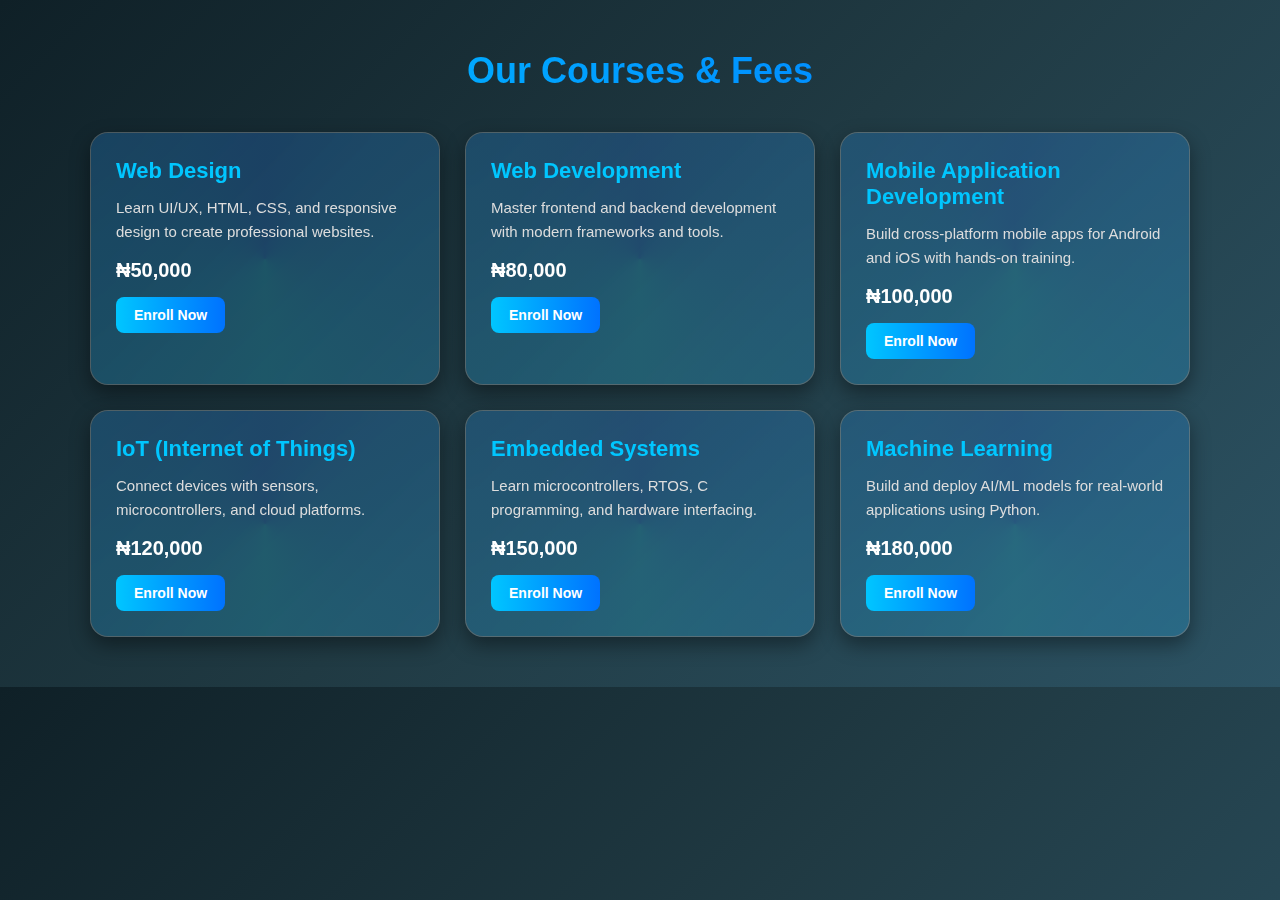
<file: amount.html>
<!doctype html>
<html lang="en">
<head>
  <meta charset="utf-8" />
  <meta name="viewport" content="width=device-width,initial-scale=1" />
  <title>Our Courses & Fees</title>
  <style>
    * { margin: 0; padding: 0; box-sizing: border-box; }
    body { 
      font-family: 'Segoe UI', Arial, sans-serif; 
      background: linear-gradient(135deg, #0f2027, #203a43, #2c5364); 
      padding: 50px 20px; 
      color: #fff;
      overflow-x: hidden;
    }

    h1 {
      text-align: center;
      margin-bottom: 40px;
      font-size: 36px;
      font-weight: bold;
      background: linear-gradient(90deg, #00c6ff, #0072ff);
      -webkit-background-clip: text;
      -webkit-text-fill-color: transparent;
      animation: glowText 2s ease-in-out infinite alternate;
    }

    @keyframes glowText {
      from { text-shadow: 0 0 10px #00c6ff; }
      to { text-shadow: 0 0 20px #0072ff, 0 0 30px #00c6ff; }
    }

    .courses {
      display: grid;
      grid-template-columns: repeat(auto-fit, minmax(280px, 1fr));
      gap: 25px;
      max-width: 1100px;
      margin: auto;
    }

    .card {
      background: rgba(255, 255, 255, 0.05);
      backdrop-filter: blur(10px);
      padding: 25px;
      border-radius: 18px;
      border: 1px solid rgba(255,255,255,0.2);
      box-shadow: 0 8px 20px rgba(0,0,0,0.4);
      transition: transform 0.4s ease, box-shadow 0.4s ease;
      position: relative;
      overflow: hidden;
    }

    .card::before {
      content: "";
      position: absolute;
      top: -50%;
      left: -50%;
      width: 200%;
      height: 200%;
      background: conic-gradient(from 180deg at 50% 50%, #00c6ff, #0072ff, #00c6ff);
      animation: rotate 6s linear infinite;
      z-index: 0;
      opacity: 0.2;
    }

    @keyframes rotate {
      100% { transform: rotate(360deg); }
    }

    .card:hover {
      transform: translateY(-10px) scale(1.03);
      box-shadow: 0 12px 30px rgba(0,0,0,0.6);
    }

    .card h2 {
      font-size: 22px;
      margin-bottom: 12px;
      color: #00c6ff;
      position: relative;
      z-index: 1;
    }

    .card p {
      font-size: 15px;
      color: #ddd;
      margin-bottom: 15px;
      line-height: 1.6;
      position: relative;
      z-index: 1;
    }

    .price {
      font-size: 20px;
      font-weight: bold;
      color: #fff;
      margin-bottom: 15px;
      position: relative;
      z-index: 1;
    }

    .btn {
      display: inline-block;
      padding: 10px 18px;
      background: linear-gradient(90deg, #00c6ff, #0072ff);
      color: #fff;
      border-radius: 8px;
      text-decoration: none;
      font-size: 14px;
      font-weight: bold;
      transition: background 0.3s ease, transform 0.3s ease;
      position: relative;
      z-index: 1;
    }

    .btn:hover {
      background: linear-gradient(90deg, #0072ff, #00c6ff);
      transform: scale(1.05);
      box-shadow: 0 0 12px #00c6ff;
    }
  </style>
</head>
<body>
  <h1>Our Courses & Fees</h1>

  <div class="courses">
    <div class="card">
      <h2>Web Design</h2>
      <p>Learn UI/UX, HTML, CSS, and responsive design to create professional websites.</p>
      <div class="price">₦50,000</div>
      <a href="./form.html" class="btn">Enroll Now</a>
    </div>

    <div class="card">
      <h2>Web Development</h2>
      <p>Master frontend and backend development with modern frameworks and tools.</p>
      <div class="price">₦80,000</div>
      <a href="./form.html" class="btn">Enroll Now</a>
    </div>

    <div class="card">
      <h2>Mobile Application Development</h2>
      <p>Build cross-platform mobile apps for Android and iOS with hands-on training.</p>
      <div class="price">₦100,000</div>
      <a href="./form.html" class="btn">Enroll Now</a>
    </div>

    <div class="card">
      <h2>IoT (Internet of Things)</h2>
      <p>Connect devices with sensors, microcontrollers, and cloud platforms.</p>
      <div class="price">₦120,000</div>
      <a href="./form.html" class="btn">Enroll Now</a>
    </div>

    <div class="card">
      <h2>Embedded Systems</h2>
      <p>Learn microcontrollers, RTOS, C programming, and hardware interfacing.</p>
      <div class="price">₦150,000</div>
      <a href="./form.html" class="btn">Enroll Now</a>
    </div>

    <div class="card">
      <h2>Machine Learning</h2>
      <p>Build and deploy AI/ML models for real-world applications using Python.</p>
      <div class="price">₦180,000</div>
      <a href="./form.html" class="btn">Enroll Now</a>
    </div>
  </div>
</body>
</html>
</file>
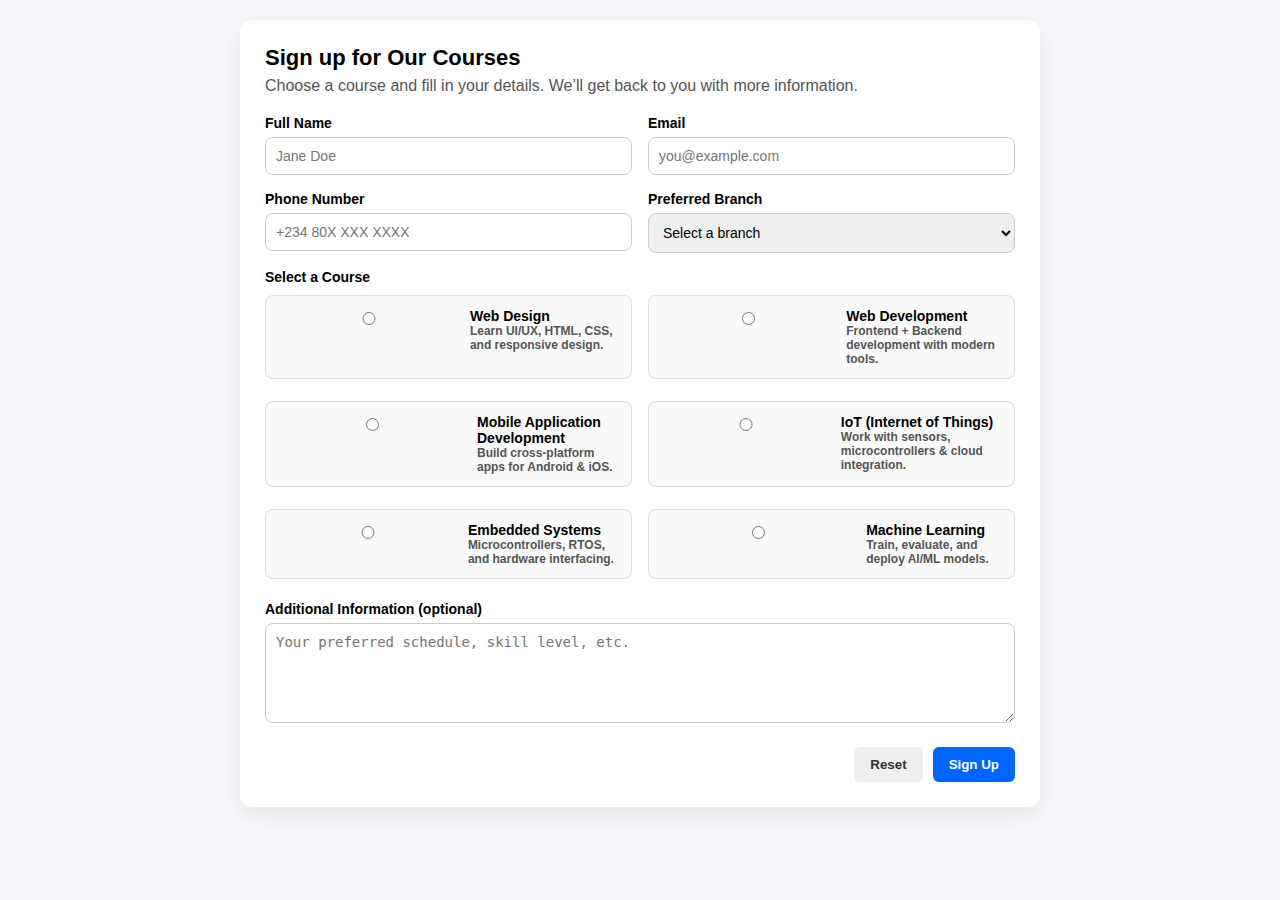
<file: form.html>
<!doctype html>
<html lang="en">
<head>
  <meta charset="utf-8" />
  <meta name="viewport" content="width=device-width,initial-scale=1" />
  <title>Signup — Courses</title>

  <style>
    * { box-sizing: border-box; margin: 0; padding: 0; }
    body { font-family: Arial, sans-serif; background: #f6f8fb; padding: 20px; }

    .container {
      max-width: 800px;
      margin: auto;
      background: #fff;
      padding: 25px;
      border-radius: 12px;
      box-shadow: 0 8px 24px rgba(0,0,0,0.08);
    }

    h1 { font-size: 22px; margin-bottom: 6px; }
    p.lead { margin-bottom: 20px; color: #555; }

    .grid { display: grid; grid-template-columns: 1fr 1fr; gap: 16px; }
    .full { grid-column: 1 / -1; }

    label { display: block; margin-bottom: 6px; font-size: 14px; font-weight: 600; }
    input, select, textarea {
      width: 100%; padding: 10px; border: 1px solid #ccc;
      border-radius: 8px; font-size: 14px;
    }

    textarea { resize: vertical; min-height: 100px; }

    /* Organized radio group */
    .radio-group {
      display: grid;
      grid-template-columns: 1fr 1fr; /* two-column layout */
      gap: 16px;
      margin-top: 10px;
    }

    .radio {
      display: flex;
      align-items: flex-start;
      gap: 10px;
      padding: 12px;
      border: 1px solid #ddd;
      border-radius: 8px;
      background: #fafafa;
      cursor: pointer;
      transition: all 0.2s ease-in-out;
    }

    .radio:hover {
      background: #f0f6ff;
      border-color: #0066ff;
    }

    .radio input {
      margin-top: 4px;
      accent-color: #0066ff;
    }

    .radio .title {
      font-weight: bold;
      font-size: 14px;
    }

    .radio .desc {
      font-size: 12px;
      color: #555;
    }

    .actions { margin-top: 20px; display: flex; justify-content: flex-end; gap: 10px; }
    .btn { padding: 10px 16px; border-radius: 6px; border: none; cursor: pointer; font-weight: bold; }
    .btn-primary { background: #0066ff; color: #fff; }
    .btn-ghost { background: #eee; color: #333; }

    @media (max-width: 700px) {
      .grid { grid-template-columns: 1fr; }
      .radio-group { grid-template-columns: 1fr; } /* stack radios on mobile */
      .actions { flex-direction: column; }
    }
  </style>
</head>
<body>
  <div class="container">
    <h1>Sign up for Our Courses</h1>
    <p class="lead">Choose a course and fill in your details. We’ll get back to you with more information.</p>

    <form>
      <div class="grid">
        <div>
          <label for="name">Full Name</label>
          <input type="text" id="name" name="name" placeholder="Jane Doe" required>
        </div>
        <div>
          <label for="email">Email</label>
          <input type="email" id="email" name="email" placeholder="you@example.com" required>
        </div>
        <div>
          <label for="phone">Phone Number</label>
          <input type="tel" id="phone" name="phone" placeholder="+234 80X XXX XXXX" required>
        </div>
        <div>
          <label for="branch">Preferred Branch</label>
          <select id="branch" name="branch" required>
            <option value="">Select a branch</option>
            <option>Main Branch</option>
            <option>Branch 1</option>
            <option>Branch 2</option>
            <option>Branch 3</option>
          </select>
        </div>

        <div class="full">
          <label>Select a Course</label>
          <div class="radio-group">
            <label class="radio">
              <input type="radio" name="course" value="web-design" required>
              <div>
                <div class="title">Web Design</div>
                <div class="desc">Learn UI/UX, HTML, CSS, and responsive design.</div>
              </div>
            </label>

            <label class="radio">
              <input type="radio" name="course" value="web-development" required>
              <div>
                <div class="title">Web Development</div>
                <div class="desc">Frontend + Backend development with modern tools.</div>
              </div>
            </label>

            <label class="radio">
              <input type="radio" name="course" value="mobile-app" required>
              <div>
                <div class="title">Mobile Application Development</div>
                <div class="desc">Build cross-platform apps for Android & iOS.</div>
              </div>
            </label>

            <label class="radio">
              <input type="radio" name="course" value="iot" required>
              <div>
                <div class="title">IoT (Internet of Things)</div>
                <div class="desc">Work with sensors, microcontrollers & cloud integration.</div>
              </div>
            </label>

            <label class="radio">
              <input type="radio" name="course" value="embedded" required>
              <div>
                <div class="title">Embedded Systems</div>
                <div class="desc">Microcontrollers, RTOS, and hardware interfacing.</div>
              </div>
            </label>

            <label class="radio">
              <input type="radio" name="course" value="ml" required>
              <div>
                <div class="title">Machine Learning</div>
                <div class="desc">Train, evaluate, and deploy AI/ML models.</div>
              </div>
            </label>
          </div>
        </div>

        <div class="full">
          <label for="notes">Additional Information (optional)</label>
          <textarea id="notes" name="notes" placeholder="Your preferred schedule, skill level, etc."></textarea>
        </div>
      </div>

      <div class="actions">
        <button type="reset" class="btn btn-ghost">Reset</button>
        <button type="submit" class="btn btn-primary">Sign Up</button>
      </div>
    </form>
  </div>
</body>
</html>
</file>
